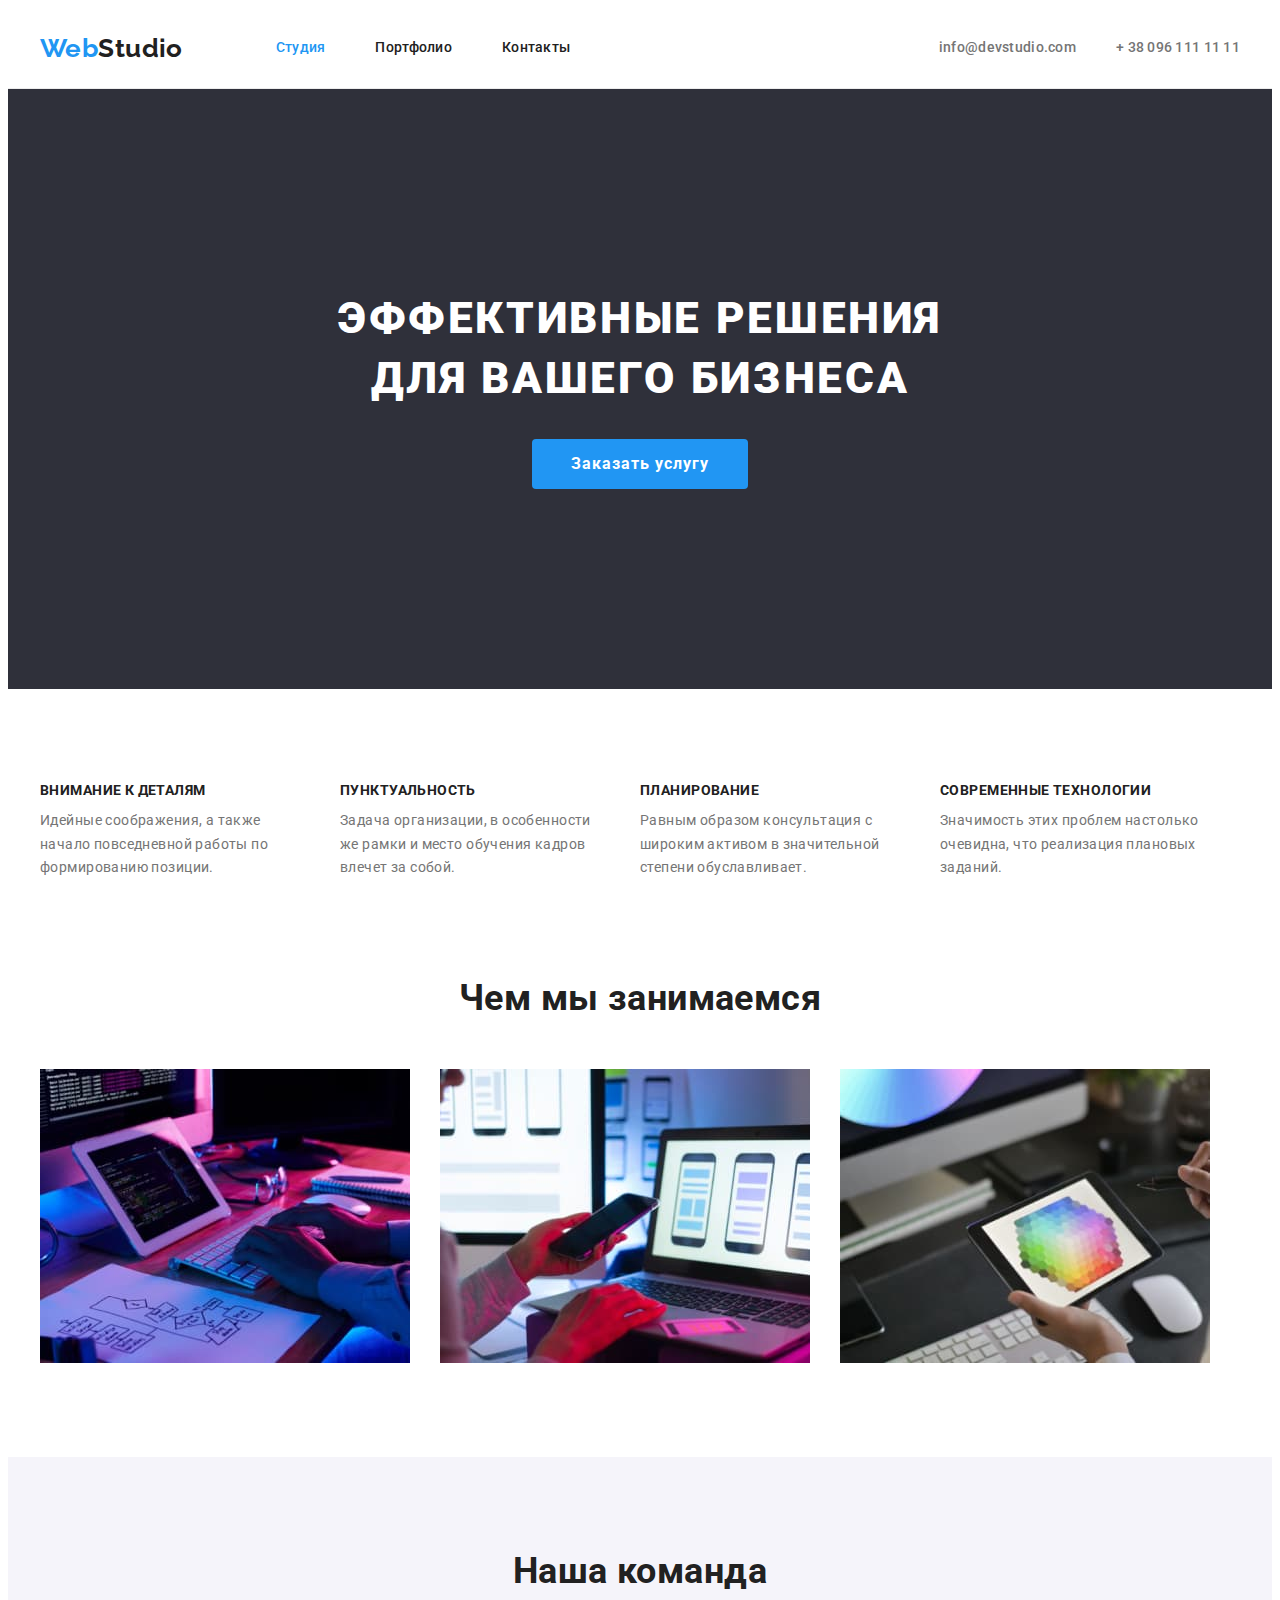
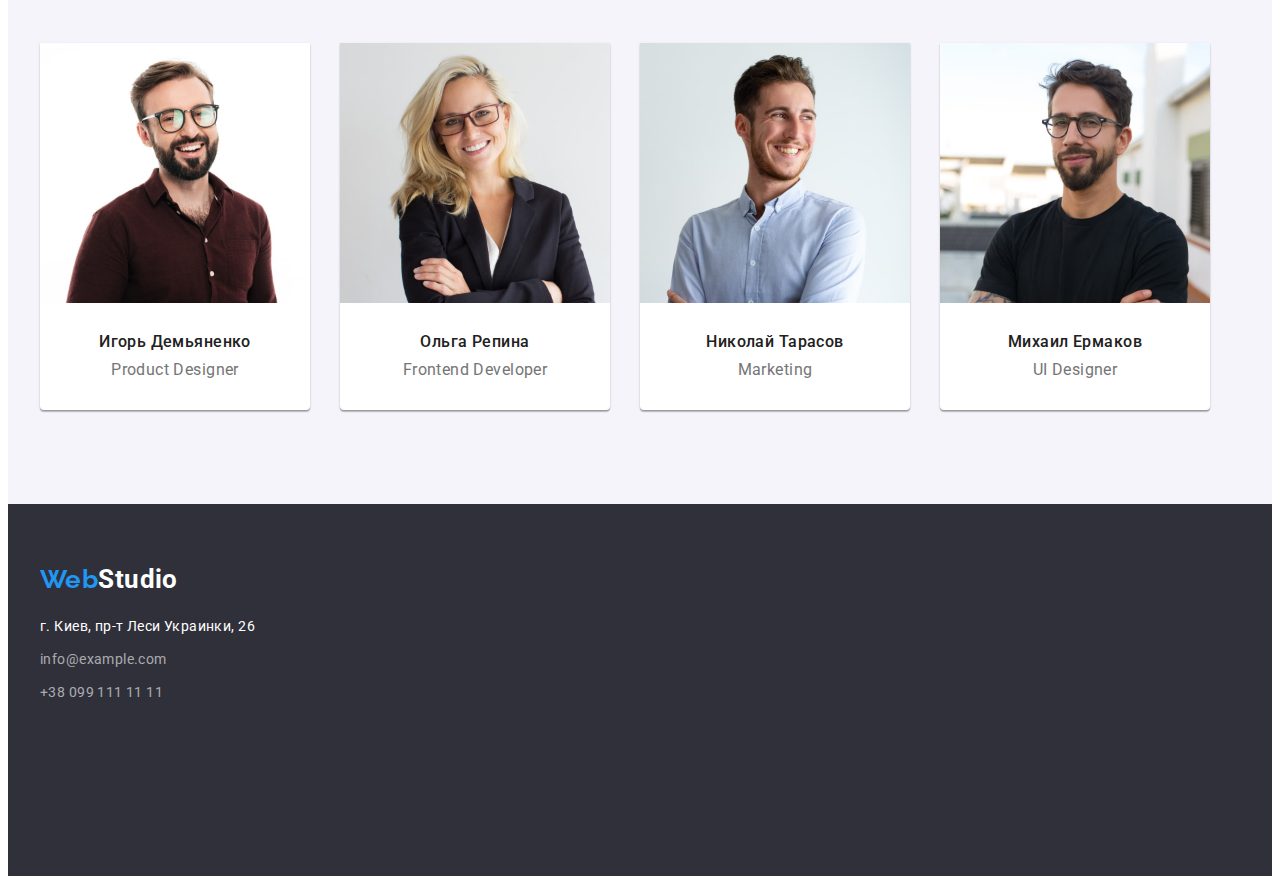
<file: index.html>
<!DOCTYPE html>
<html lang="ru">
  <head>
    <meta charset="UTF-8" />
    <meta http-equiv="X-UA-Compatible" content="IE=edge" />
    <meta name="viewport" content="width=device-width, initial-scale=1.0" />
    <title>main page</title>
    <link rel="preconnect" href="https://fonts.googleapis.com" />
    <link rel="preconnect" href="https://fonts.gstatic.com" crossorigin />
    <link
      href="https://fonts.googleapis.com/css2?family=Raleway:wght@700&family=Roboto:wght@400;500;700;900&display=swap"
      rel="stylesheet"
    />
    <link
      rel="stylesheet"
      href="https://cdnjs.cloudflare.com/ajax/libs/modern-normalize/1.1.0/modern-normalize.min.css"
      integrity="sha512-wpPYUAdjBVSE4KJnH1VR1HeZfpl1ub8YT/NKx4PuQ5NmX2tKuGu6U/JRp5y+Y8XG2tV+wKQpNHVUX03MfMFn9Q=="
      crossorigin="anonymous"
      referrerpolicy="no-referrer"
    />
    <link rel="stylesheet" href="./style/style.css" />
  </head>
  <body class="body">
    <header class="">
      <!-- Шапка -->
      <div class="head container">
        <nav class="">
          <div class="head">
            <a class="logo" href="./index.html"
              ><span class="web-logo">Web</span><span class="studio-logo-head">Studio</span></a
            >
            <ul class="site-nav">
              <li class="site-nav-item linknow">
                <a class="head_navigator" href="./index.html">Студия</a>
              </li>
              <li class="site-nav-item">
                <a class="head_navigator" href="./portfolio.html">Портфолио</a>
              </li>
              <li class="site-nav-item"><a class="head_navigator" href="">Контакты</a></li>
            </ul>
          </div>
        </nav>
        <ul class="phone-mail">
          <li>
            <a class="mailphone-head item mail-head" href="mailto:info@devstudio.com">
              info@devstudio.com</a
            >
          </li>
          <li>
            <a class="mailphone-head item phone-head" href="tel:+380961111111"
              >+ 38 096 111 11 11</a
            >
          </li>
        </ul>
      </div>
    </header>
    <!--основной контент страницы  -->
    <main>
      <!-- Надпись на фоне -->
      <section class="hero">
          <div class="container">
              <h1 class="big-image-text">Эффективные решения для вашего бизнеса</h1>
              <button class="button-hero" type="button">Заказать услугу</button>
            </div>
      </section>
      <!-- Особенности -->
      <section class="section">
        <div class="container">
          <h2 class="hide-text">Особенности</h2>
          <ul class="peculiarity">
            <li class="item">
              <h3 class="text-h-index">Внимание к деталям</h3>
              <p class="text-p-index">
                Идейные соображения, а также начало повседневной работы по формированию позиции.
              </p>
            </li>
            <li class="item">
              <h3 class="text-h-index">Пунктуальность</h3>
              <p class="text-p-index">
                Задача организации, в особенности же рамки и место обучения кадров влечет за собой.
              </p>
            </li>
            <li class="item">
              <h3 class="text-h-index">Планирование</h3>
              <p class="text-p-index">
                Равным образом консультация с широким активом в значительной степени обуславливает.
              </p>
            </li>
            <li class="item">
              <h3 class="text-h-index">Современные технологии</h3>
              <p class="text-p-index">
                Значимость этих проблем настолько очевидна, что реализация плановых заданий.
              </p>
            </li>
          </ul>
        </div>
      </section>
      <!-- чем мы занимаемся -->
      <section class="what-we-doing section">
        <div class="container doing">
          <h2 class="title">Чем мы занимаемся</h2>
          <ul class="item">
            <li class="image">
              <img src="./img/analitic.jpg" alt="Картинка Аналитики" width="370" />
            </li>
            <li class="image">
              <img src="./img/appdevel.jpg" alt="Картинка Разработки Приложений" width="370" />
            </li>
            <li class="image">
              <img src="./img/color.jpg" alt="Картинка Колористики" width="370" />
            </li>
          </ul>
        </div>
      </section>
      <!-- Наша Команда -->
      <section class="myteam section">
        <div class="container">
          <h2 class="title">Наша команда</h2>
          <ul class="ul_myteam">
            <li class="photo_myteam">
              <img class="item" src="./img/IhorD.jpg" alt="Фото Игоря Демьяненко" width="270" />
              <div class="text_myteam">
                <h3 class="name_team">Игорь Демьяненко</h3>
                <p class="work_place">Product Designer</p>
              </div>
            </li>
            <li class="photo_myteam">
              <img class="item" src="./img/OlhaR.jpg" alt="Фото Ольги Репиной" width="270" />
              <div class="text_myteam">
                <h3 class="name_team">Ольга Репина</h3>
                <p class="work_place">Frontend Developer</p>
              </div>
            </li>
            <li class="photo_myteam">
              <img class="item" src="./img/NikolayT.jpg" alt="Фото Николая Тарасова" width="270" />
              <div class="text_myteam">
                <h3 class="name_team">Николай Тарасов</h3>
                <p class="work_place">Marketing</p>
              </div>
            </li>
            <li class="photo_myteam">
              <img class="item" src="./img/MichailE.jpg" alt="Фото Михаила Ермакова" width="270" />
              <div class="text_myteam">
                <h3 class="name_team">Михаил Ермаков</h3>
                <p class="work_place">UI Designer</p>
              </div>
            </li>
          </ul>
        </div>
      </section>
    </main>
    <footer class="footer">
      <div class="container">
        <a class="logo footer-logo" href="./index.html"
          ><span class="web-logo">Web</span><span class="studio-logo-foot">Studio</span></a
        >
        <address class="adress">
          <p class="adres_street">г. Киев, пр-т Леси Украинки, 26</p>
          <ul class="contact-footer">
            <li class="item"><a class="adress-footer" href="mailto:info@example.com">info@example.com</a></li>
            <li class="item"><a class="adress-footer" href="tel:+380991111111">+38 099 111 11 11</a></li>
          </ul>
        </address>
      </div>
    </footer>
  </body>
</html>
</file>
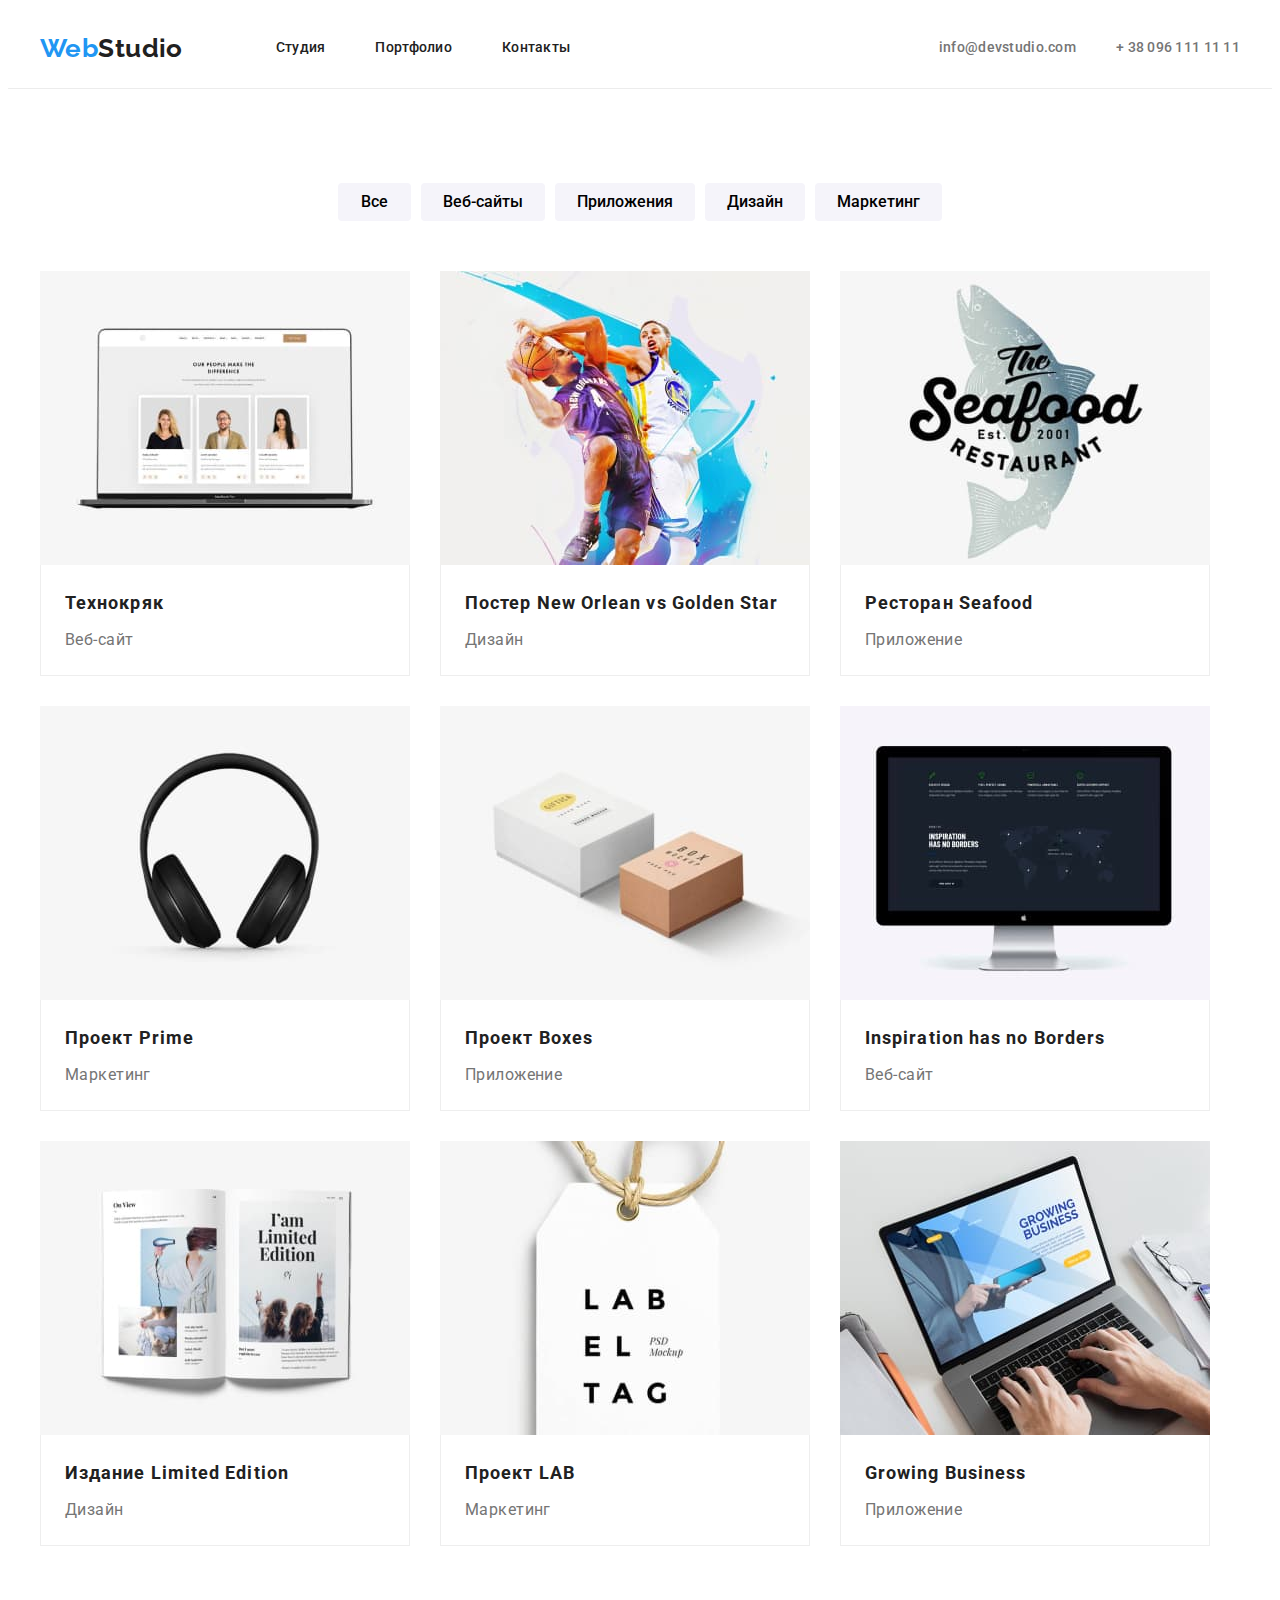
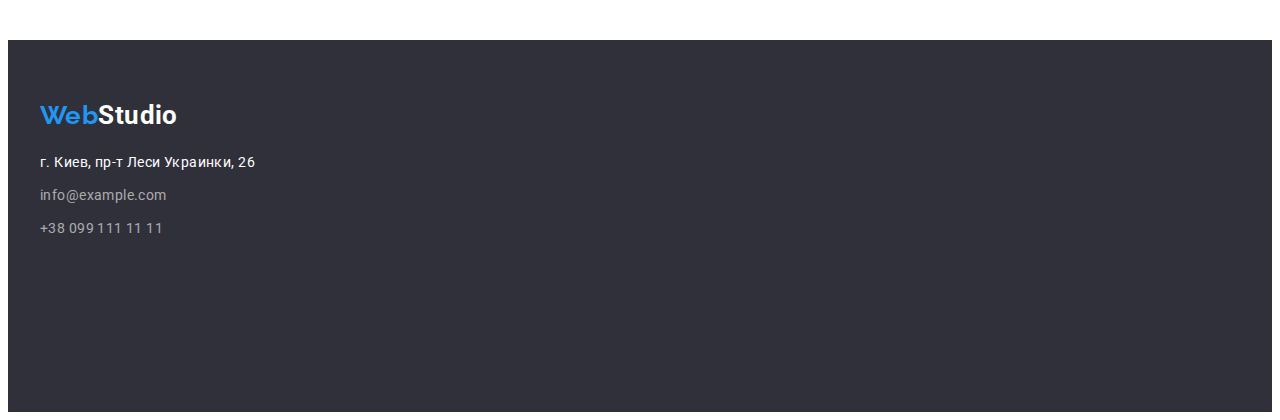
<file: portfolio.html>
<!DOCTYPE html>
<html lang="ru">
  <head>
    <meta charset="UTF-8" />
    <meta http-equiv="X-UA-Compatible" content="IE=edge" />
    <meta name="viewport" content="width=device-width, initial-scale=1.0" />
    <title>main page</title>
    <link rel="preconnect" href="https://fonts.googleapis.com" />
    <link rel="preconnect" href="https://fonts.gstatic.com" crossorigin />
    <link
      href="https://fonts.googleapis.com/css2?family=Raleway:wght@700&family=Roboto:wght@400;500;700;900&display=swap"
      rel="stylesheet"
    />
    <link
      rel="stylesheet"
      href="https://cdnjs.cloudflare.com/ajax/libs/modern-normalize/1.1.0/modern-normalize.min.css"
      integrity="sha512-wpPYUAdjBVSE4KJnH1VR1HeZfpl1ub8YT/NKx4PuQ5NmX2tKuGu6U/JRp5y+Y8XG2tV+wKQpNHVUX03MfMFn9Q=="
      crossorigin="anonymous"
      referrerpolicy="no-referrer"
    />
    <link rel="stylesheet" href="./style/style.css" />
  </head>
  <body class="body">
    <header class="">
      <!-- Шапка -->
      <div class="head container">
        <nav class="">
          <div class="head">
            <a class="logo" href="./index.html"
              ><span class="web-logo">Web</span><span class="studio-logo-head">Studio</span></a
            >
            <ul class="site-nav">
              <li class="site-nav-item">
                <a class="head_navigator" href="./index.html">Студия</a>
              </li>
              <li class="site-nav-item ">
                <a class="head_navigator linknow" href="./portfolio.html">Портфолио</a>
              </li>
              <li class="site-nav-item"><a class="head_navigator" href="">Контакты</a></li>
            </ul>
          </div>
        </nav>
        <ul class="phone-mail">
          <li>
            <a class="mailphone-head item mail-head" href="mailto:info@devstudio.com">
              info@devstudio.com</a
            >
          </li>
          <li>
            <a class="mailphone-head item phone-head" href="tel:+380961111111"
              >+ 38 096 111 11 11</a
            >
          </li>
        </ul>
      </div>
    </header>
    <!--основной контент страницы  -->
    <main class="">
      <section class="section portfolio_main">
        <div class="container maincontent-portf">
          <h1 class="hide-text">Портфолио</h1>
          <ul class="portfolio-list">
            <li class="button-portf"><button type="button">Все</button></li>
            <li class="button-portf"><button type="button">Веб-сайты</button></li>
            <li class="button-portf"><button type="button">Приложения</button></li>
            <li class="button-portf"><button type="button">Дизайн</button></li>
            <li class="button-portf"><button type="button">Маркетинг</button></li>
          </ul>
          <ul class="portfolio-class">
          <li class="image-text">
            <a href="#">
              <img src="./img/openbook.jpg" alt="Открытый ноутбук" width="360" />
            <div class="item">
              <h2 class="portfolio-name">Технокряк</h2>
              <p class="portf-paragraf">Веб-сайт</p>
            </div>
            </a>
          </li>
          <li class="image-text">
            <a href="#">
              <img src="./img/basketball.jpg" alt="Баскетболисты Новый Орлеае" width="360" />
              <div class="item">
              <h2 class="portfolio-name">Постер New Orlean vs Golden Star</h2>
              <p class="portf-paragraf">Дизайн</p>
              </div>
            </a>
          </li>
          <li class="image-text">
            <a href="#">
              <img src="./img/seafood.jpg" alt="Эмблема ресторана" width="360" />
              <div class="item">
              <h2 class="portfolio-name">Ресторан Seafood</h2>
              <p class="portf-paragraf">Приложение</p>
              </div>
            </a>
          </li>
          <li class="image-text">
            <a href="#">
              <img src="./img/music.jpg" alt="Наушники" width="360" />
              <div class="item">
              <h2 class="portfolio-name">Проект Prime</h2>
              <p class="portf-paragraf">Маркетинг</p>
              </div>
            </a>
          </li>
          <li class="image-text">
            <a href="#">
              <img class="porfolio_img" src="./img/boxing.jpg" alt="Коробки" width="360" />
              <div class="item">
              <h2 class="portfolio-name">Проект Boxes</h2>
              <p class="portf-paragraf">Приложение</p>
              </div>
            </a>
          </li>
          <li class="image-text">
            <a href="#">
              <img class="porfolio_img" src="./img/monitor.jpg" alt="Монитор" width="360" />
              <div class="item">
              <h2 class="portfolio-name">Inspiration has no Borders</h2>
              <p class="portf-paragraf">Веб-сайт</p>
              </div>
            </a>
          </li>
          <li class="image-text">
            <a href="#">
              <img class="porfolio_img" src="./img/limitededition.jpg" alt="журнал лимитед идишен" width="360" />
              <div class="item">
              <h2 class="portfolio-name">Издание Limited Edition</h2>
              <p class="portf-paragraf">Дизайн</p>
              </div>
            </a>
          </li>
          <li class="image-text">
            <a href="#">
              <img class="porfolio_img" src="./img/labeltag.jpg" alt="" width="360" />
              <div class="item">
              <h2 class="portfolio-name">Проект LAB</h2>
              <p class="portf-paragraf">Маркетинг</p>
              </div>
            </a>
          </li>
          <li class="image-text">
            <a href="#">
              <img class="porfolio_img" src="./img/handbook.jpg" alt="руки на ноутбуке" width="360" />
              <div class="item">
              <h2 class="portfolio-name">Growing Business</h2>
              <p class="portf-paragraf">Приложение</p>
              </div>
            </a>
          </li>
        </ul>
      </div>  
      </section>
    </main>
  <footer class="footer">
      <div class="container">
        <a class="logo footer-logo" href="./index.html"
          ><span class="web-logo">Web</span><span class="studio-logo-foot">Studio</span></a
        >
        <address class="adress">
          <p class="adres_street">г. Киев, пр-т Леси Украинки, 26</p>
          <ul class="contact-footer">
            <li class="item"><a class="adress-footer" href="mailto:info@example.com">info@example.com</a></li>
            <li class="item"><a class="adress-footer" href="tel:+380991111111">+38 099 111 11 11</a></li>
          </ul>
        </address>
      </div>
    </footer>
  </body>
</html>
</file>
<file: style/style.css>
/* color */
/* backgroudcolor rgba(229, 229, 229, 1) */
/* second_backgroudcolor rgba(245, 244, 250, 1) */
/* front_text_color rgba(33, 33, 33, 1) *
    /* second_text_color rgba(117, 117, 117, 1) */
/* hover_text_color rgba(33, 150, 243, 1) */
/* adress_mailphone_color rgba(255, 255, 255, 0.6) */
/* footer_color: rgba(0, 0, 0, 1) */
:root {
  --backgroud_color_var: rgba(255, 255, 255, 1);
  --second_backgroud_color: rgba(229, 229, 229, 1);
  --backgroud_myteam: rgba(245, 244, 250, 1);
  --primary_text_color: rgba(33, 33, 33, 1);
  --second_text_color: rgba(117, 117, 117, 1);
  --white_color_text: rgba(255, 255, 255, 1);
  --hover_text_color: rgba(33, 150, 243, 1);
  --footer_color: rgba(0, 0, 0, 1);
  --border_image: rgba(47, 48, 58, 1);
  --mailphone_footer: rgba(255, 255, 255, 0.6);
  --image_theme: rgba(238, 238, 238, 1);
}
.container {
  width: 1200px;
  margin-left: auto;
  margin-right: auto;
  padding-left: 15px;
  padding-right: 15px;
}
a {
  display: block;
  margin: 0;
}
img {
  display: block;
  max-width: 100%;
  height: auto;
  padding: 0;
  margin: 0;
}
h1, h2, h3, h4, p {
  margin: 0;
  padding: 0;
}
.body {
  background-color: var(--backgroud_color_var);
  font-family: 'Roboto', sans-serif;
  font-size: 14px;
  line-height: 1.14;
  letter-spacing: 0.03em;
  text-decoration: none;
  color: var(--primary_text_color);
}
.hide-text {
    position: absolute;
    white-space: nowrap;
    width: 1px;
    height: 1px;
    overflow: hidden;
    border: 0;
    padding: 0;
    clip: rect(0 0 0 0);
    clip-path: inset(50%);
    margin: -1px;
}
button {
  font-family: inherit;
  cursor: pointer;
}
a {
  text-decoration: none;
}
ul {
  list-style: none;
  padding: 0;
  margin: 0;
}
.section {
  padding-bottom: 94px;
  padding-top: 94px;
}
/* шапка */
header {  
border-bottom: 1px solid #ECECEC;
}
/* Логотип верх */
.web-logo,
.studio-logo-head {
  font-family: 'Raleway';
  font-weight: 700;
  font-size: 26px;
  line-height: 1.19;
}
.head {
  display: flex;
  align-items: center;
  height: 80px;
}

.web-logo {
  color: var(--hover_text_color);
}
.studio-logo-head {
  color: var(--primary_text_color);
}
/* навигация шапки */
.site-nav {
  display: flex;
  margin-left: 93px;
}
.site-nav .site-nav-item  {
  margin-right: 50px;
}
.site-nav .site-nav-item:last-child {
margin-right: 0px;

}
.phone-mail {
  display: flex;
  margin-left: auto;
}
.phone-mail .phone-head{
  margin-left: 40px;
}

ul > .linknow a {
  color: var(--hover_text_color);
}
.head_navigator {
  color: var(--primary_text_color);
  font-weight: 500;
  letter-spacing: 0.02em;
}
.head_navigator:hover {
  color: var(--hover_text_color);
}
.head_navigator:focus {
  color: var(--hover_text_color);
}
.mailphone-head {
  font-weight: 500;
  letter-spacing: 0.02em;
  color: var(--second_text_color);
}
.mailphone-head:hover {
  color: var(--hover_text_color);
}
.mailphone-head:focus {
  color: var(--hover_text_color);
}
/* BIG IMAGE */
.hero {
  background-color: var(--border_image);  
  padding-top: 200px;
  padding-bottom: 200px;
  justify-content: center;
}
.big-image-text {
  width: 696px;
  margin-left: auto;
  margin-right: auto;
  font-weight: 900;
  margin-bottom: 30px;
  font-size: 44px;
  line-height: 1.36;
  text-align: center;
  letter-spacing: 0.06em;
  text-transform: uppercase;
  color: var(--white_color_text);
}
.button-hero {
  font-weight: 700;
  font-size: 16px;
  line-height: 30px;
  display: block;
  letter-spacing: 0.06em;
  color: var(--white_color_text);
  background-color: var(--hover_text_color);
  border-radius: 4px;
  padding: 10px 32px;
  min-width: 216px;
  margin-left: auto;
  margin-right: auto;
  border: none;
}
.button-hero:hover {
  background-color: rgb(0, 140, 255);
}

.button-hero:focus {
  background-color: rgb(0, 140, 255);
  color: var(--white_color_text);
}
/* особенности */
.text-h-index {
font-weight: 700;
font-size: 14px;
line-height: 1.14;
text-transform: uppercase;
}
.peculiarity {
  display: flex;
}

.peculiarity .item {
  margin-right: 30px;
  height: 101px;
  width: 270px;
  
}
.peculiarity .item:last-child {
 margin-right: 0%;
}
.text-p-index {
  color: var(--second_text_color);
  margin-top: 10px;
  font-size: 14px;
  line-height: 1.71;
}
.title {
  font-weight: 700;
  font-size: 36px;
  line-height: 1.16;
  text-align: center;
}
/* чем мы занимаемся */
.what-we-doing {
  padding-top: 0;
}
.doing .item {
  display: flex;
  margin-top: 50px;
}
.image {
  margin-right: 30px;
}
.image:last-child {
  margin-right: 0px;
}


/* myteam */
.myteam {
  background-color: var(--backgroud_myteam);
  
}
.myteam .title {
  padding-bottom: 50px;

}
.photo_myteam {
  background-color: var(--white_color_text);
  margin-right: 30px;
  box-shadow: 0px 1px 3px rgba(0, 0, 0, 0.12), 0px 1px 1px rgba(0, 0, 0, 0.14), 0px 2px 1px rgba(0, 0, 0, 0.2);
  border-radius: 0px 0px 4px 4px;
}
.photo_myteam:last-child {
  margin-right: 0px;
}
.ul_myteam {
  display: flex;
}
.name_team {
  font-weight: 500;
  font-size: 16px;
  line-height: 1.12;
  text-align: center;
  margin-bottom: 10px;
}
.work_place {
  text-align: center;
  color: var(--second_text_color);
  font-size: 16px;
  line-height: 1.18;
}
.text_myteam {
  padding-top: 30px;
  padding-bottom: 30px;
  border-top: 0px;

}
/* Логотип футер */
.studio-logo-foot {
  font-weight: 700;
  font-size: 26px;
  line-height: 1.19;
}
.studio-logo-foot,
.adres_street {
  color: var(--white_color_text);
  margin-bottom: 9px;
}
.adress-footer {
  color: var(--mailphone_footer);
}
.contact-footer .item:not(:last-child) {
  margin-bottom: 9px;
}
/*футер */
.footer {
  background-color: var(--border_image);
  height: 252px;
  border-top: 12px;
  padding-top: 60px;
  padding-bottom: 60px;
}
.footer-logo {
  margin-bottom: 20px;

}
.adress-footer,
.adres_street {
  font-family: 'Roboto';
  font-style: normal;
  cursor: default;
  line-height: 1.71;
  font-weight: 400;
}
.adress-footer:hover,
:focus {
  color: var(--hover_text_color);
}
/* PORTFOLIO PAGE */

.button-portf button {
  background-color: var(--backgroud_myteam);
  min-width: 73px;
  font-weight: 500;
  font-size: 16px;
  line-height: 1.62;
  text-align: center;
  padding-top: 6px;
  padding-bottom: 6px;
  padding-right: 22px;
  padding-left: 22px;
  border: 0;
  border-radius: 4px;
}
.button-portf button:hover {
  background-color: var(--hover_text_color);
  color: var(--white_color_text);
  box-shadow: 0px 3px 1px rgba(0, 0, 0, 0.1), 0px 1px 2px rgba(0, 0, 0, 0.08),
    0px 2px 2px rgba(0, 0, 0, 0.12);
}
.button-portf button:focus {
  background-color: var(--hover_text_color);
  color: var(--white_color_text);
  box-shadow: 0px 3px 1px rgba(0, 0, 0, 0.1), 0px 1px 2px rgba(0, 0, 0, 0.08):
    0px 2px 2px rgba(0, 0, 0, 0.12);
}
/* portfolio list */
.portfolio-list {
  display: flex;
   justify-content: center;
}
.button-portf {
  margin-right: 10px;
}
.button-portf:last-child {
  margin-right: 0px;
}

.portf-paragraf {
  font-size: 16px; 
  line-height: 30px;
  color: var(--second_text_color);
}
.portfolio-class {
  display: flex;
  flex-wrap: wrap;
  gap: 30px;
  margin-top: 50px;
}
.image-text img {
  min-width: 370px;
}

.image-text .item {
  border-left: 1px solid #EEEEEE;
  border-right: 1px solid #EEEEEE;
  border-bottom: 1px solid #EEEEEE;
  padding-left: 24px;
  padding-top: 20px;
  padding-bottom: 20px;
}

.portfolio-name {
  font-weight: 700;
  font-size: 18px;
  line-height: 2;
  letter-spacing: 0.06em;
  color: var(--primary_text_color);
  margin-bottom: 4px;
}
</file>
